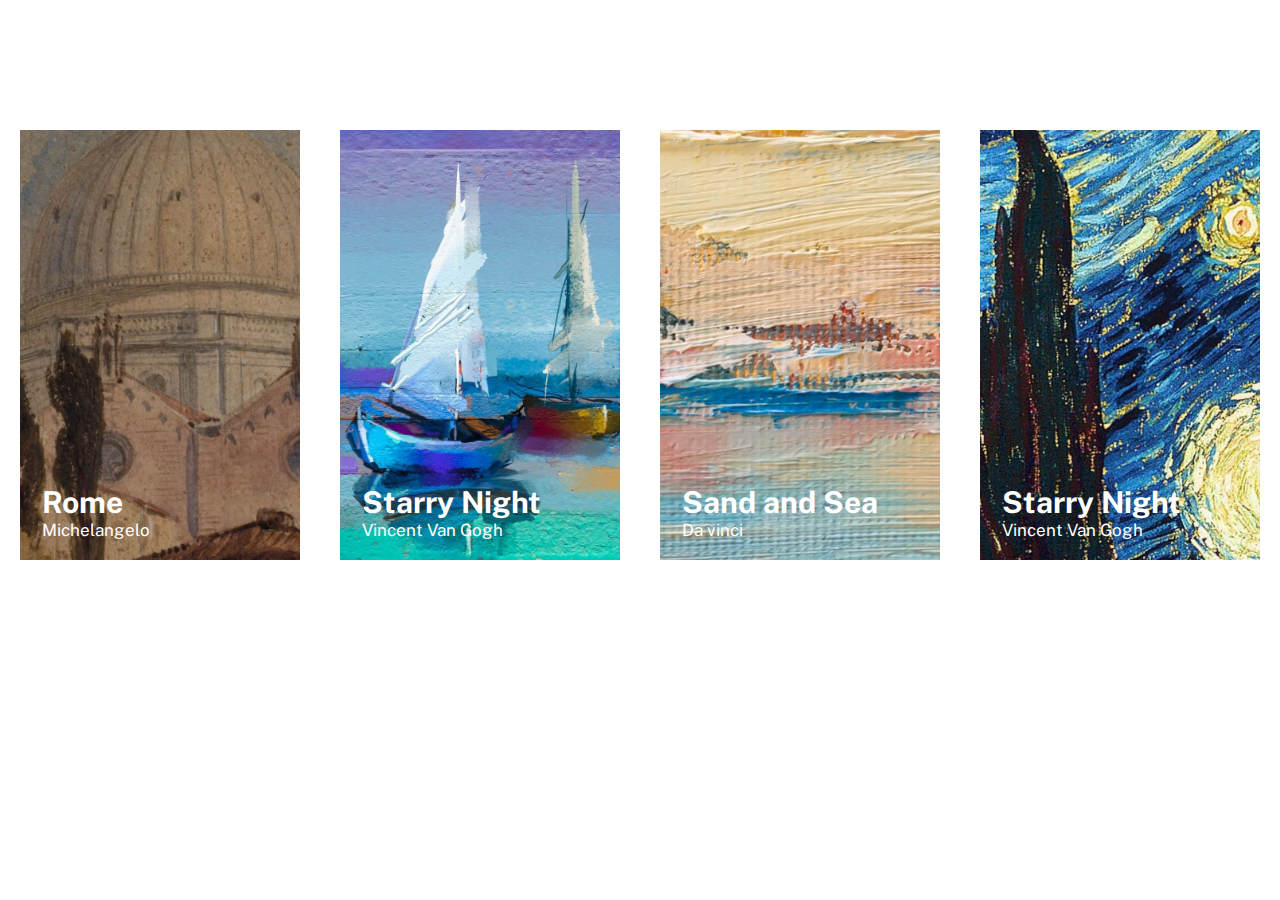
<file: images-list/index.html>
<!DOCTYPE html>
<html lang="en">
<head>
    <meta charset="UTF-8">
    <meta http-equiv="X-UA-Compatible" content="IE=edge">
    <meta name="viewport" content="width=device-width, initial-scale=1.0">
    <title>Images List</title>
    <link rel="stylesheet" href="src/css/reset.css">
    <link rel="stylesheet" href="src/css/style.css">
</head>
<body>
    <div class="flex-container">
        <div class="image img-1">
            <div class="info">
                <h2>Rome</h2>
                <p>Michelangelo</p>
            </div>
        </div>
        <div class="image img-2">
            <div class="info">
                <h2>Starry Night</h2>
                <p>Vincent Van Gogh</p>
            </div>
        </div>
        <div class="image img-3">
            <div class="info">
                <h2>Sand and Sea</h2>
                <p>Da vinci</p>
            </div>
        </div>
        <div class="image img-4">
            <div class="info">
                <h2>Starry Night</h2>
                <p>Vincent Van Gogh</p>
            </div>
        </div>
    </div>
</body>
</html>
</file>
<file: images-list/src/css/style.css>
html{
    font-size: 62.5%;
}
body{
    max-width: 144rem;
    margin: 0 auto;
}
.flex-container{
    display: flex;
    margin: 0 auto;
    max-width: 100%;
}
.flex-container .img-1{
    background: url("../images/6.jpg") center center no-repeat;
    background-size: cover;
}
.flex-container .img-2{
    background: url("../images/3.jpg") center center no-repeat; 
    background-size: cover;  
}
.flex-container .img-3{
    background: url("../images/4.jpg") center center no-repeat;
    background-size: cover;
}
.flex-container .img-4{
    background: url("../images/5.jpg") center center no-repeat;
    background-size: cover;
}
.image{
    position: relative;
    height: 43rem;
    width: 33.5rem;
    margin: 13rem 2rem;
}
.info{
    position:absolute;
    bottom: 2rem;
    color: #fff;
    left: 2.2rem;
    font-size: 1.7rem;
}
.flex-container .image .info h2{
    font-weight: 700;
    font-size: 3rem;
}

@media(max-width:1200px){
    .flex-container{
        flex-direction: column;
        justify-content: center;
        align-items: center;
        margin: 4.5rem 2rem;
    }
    .image{
        justify-content: center;
        align-items: center;
        margin: 0 auto;
    }
}
</file>
